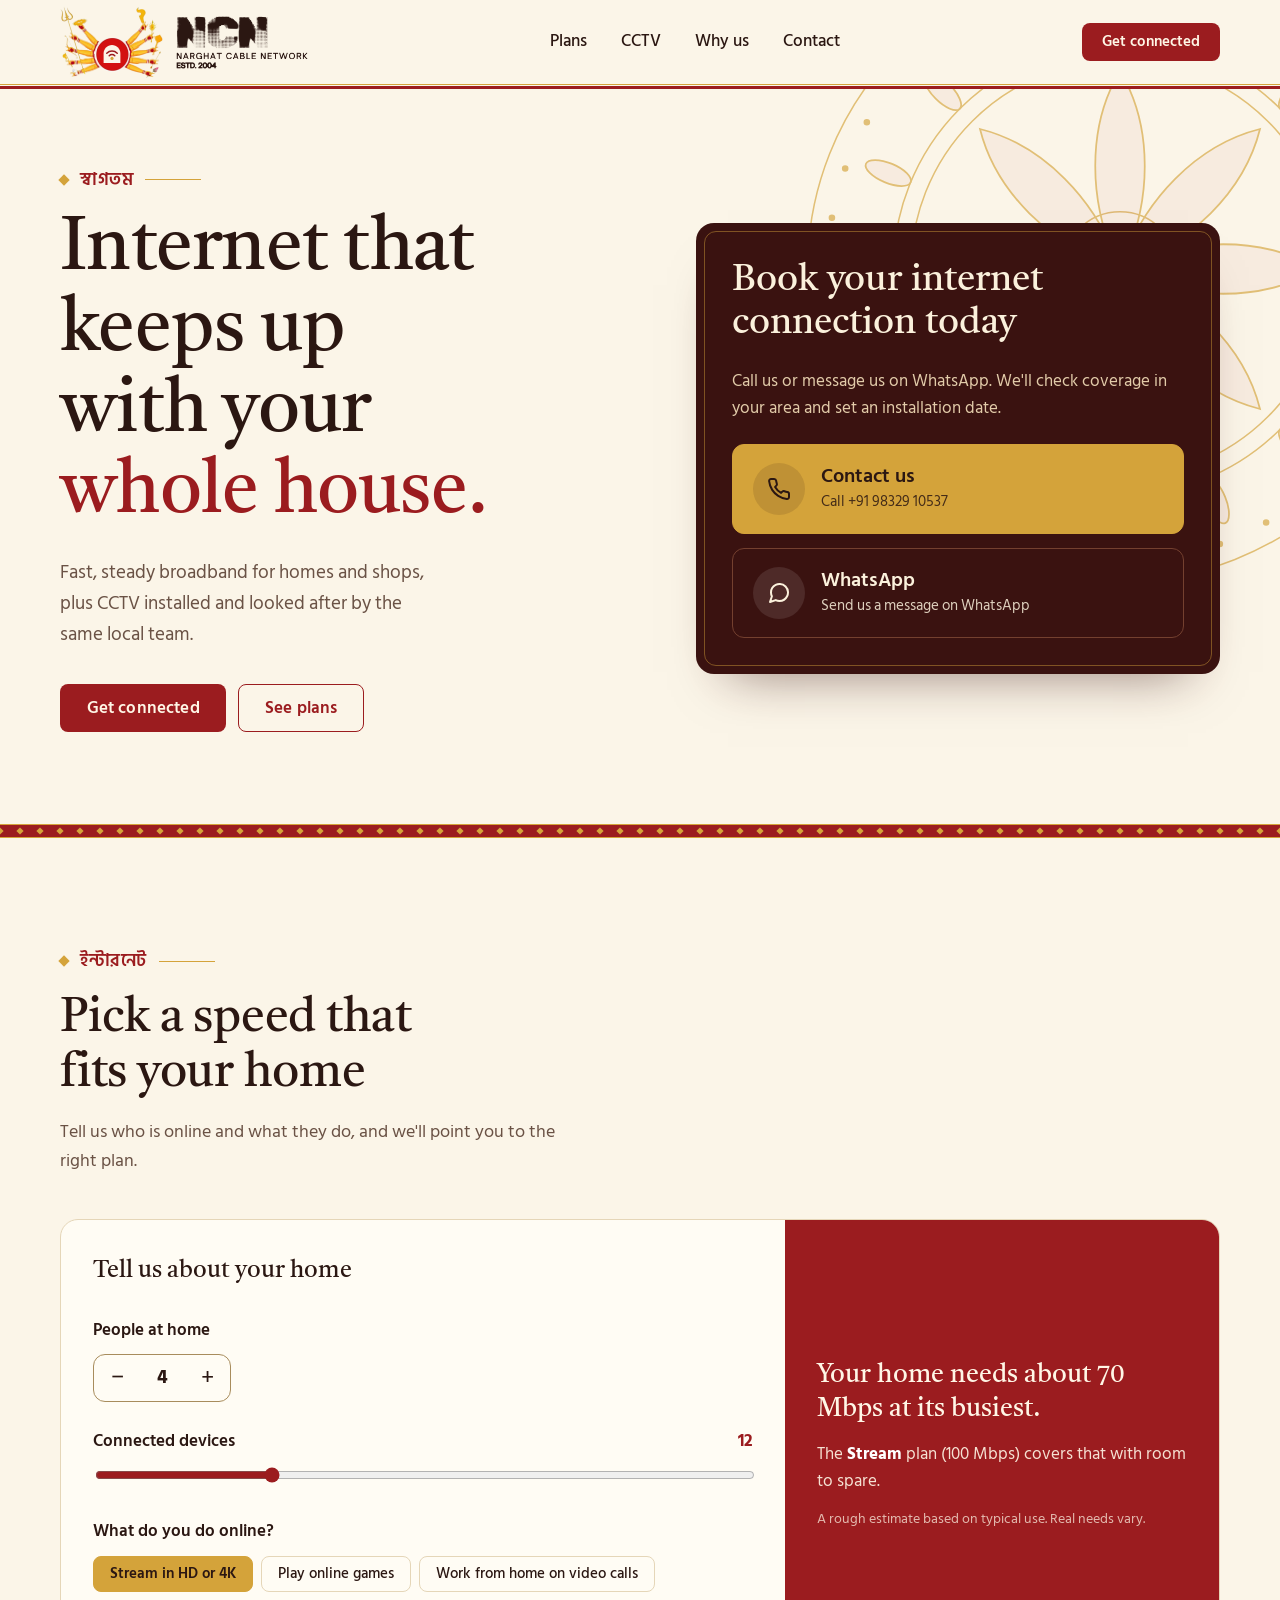
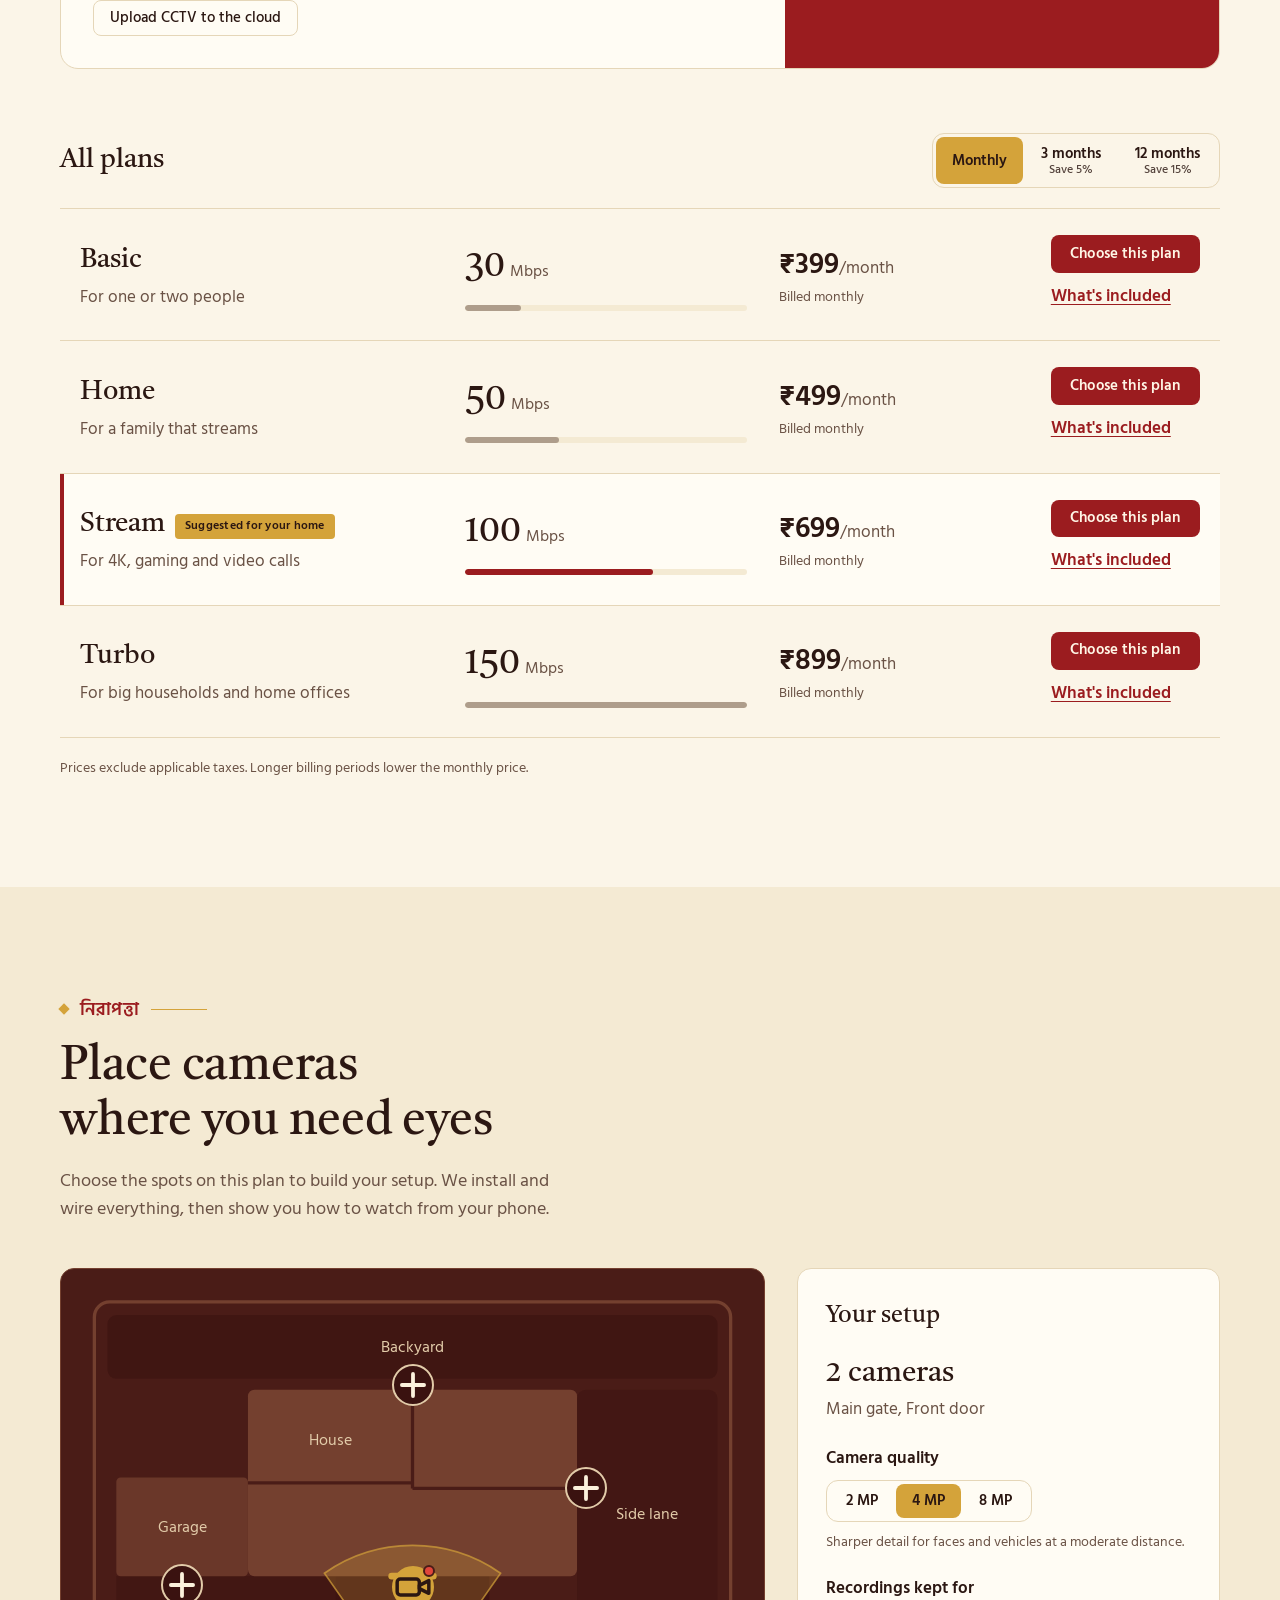
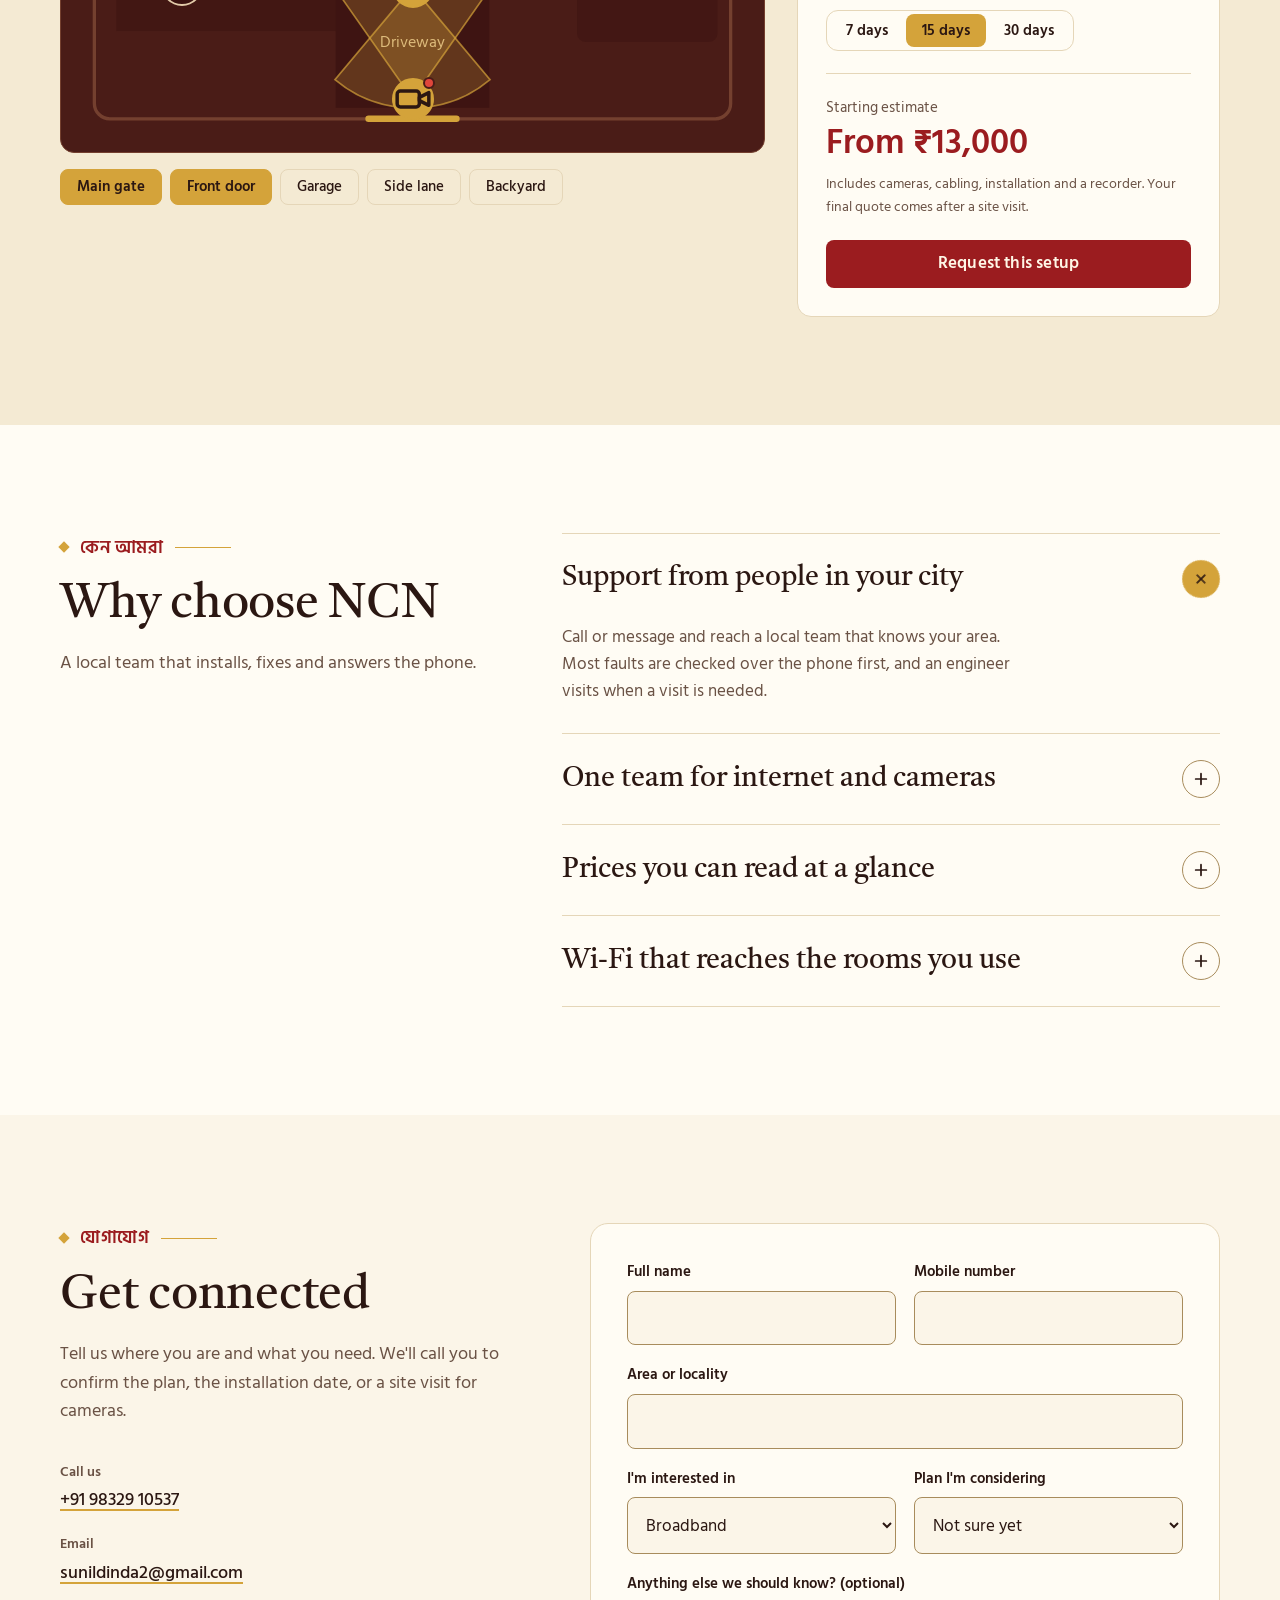
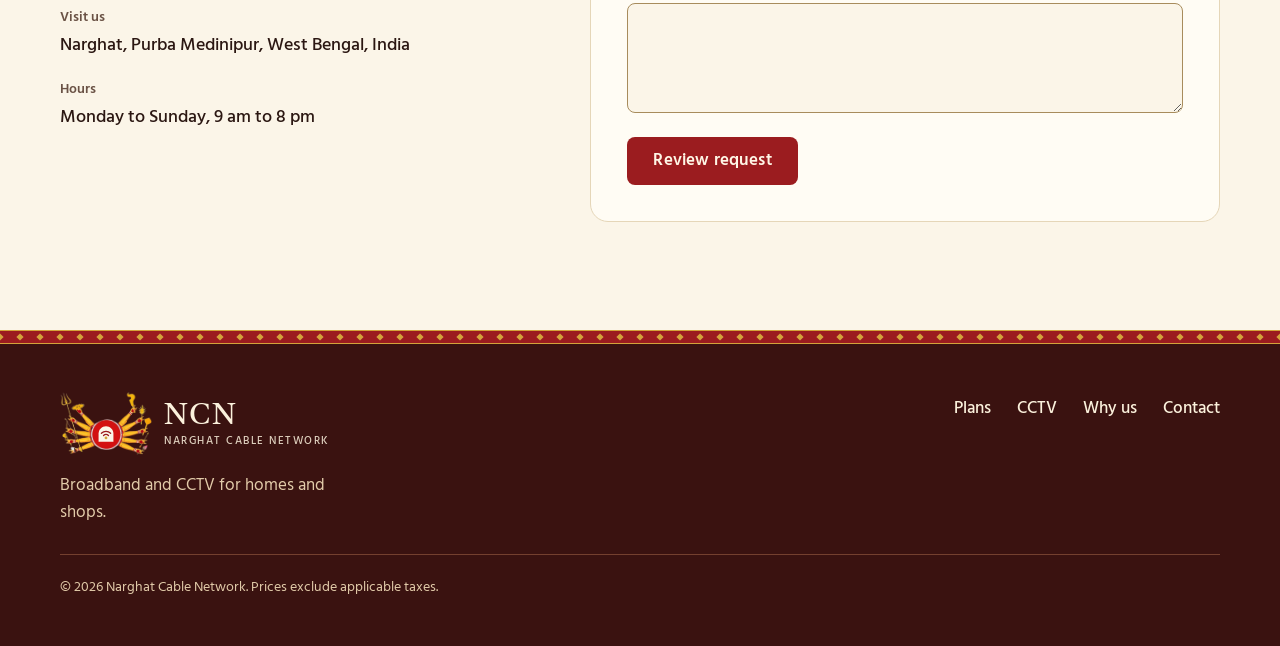
<file: index.html>
<!DOCTYPE html>
<html lang="en">
<head>
<meta charset="utf-8">
<meta name="viewport" content="width=device-width, initial-scale=1">
<title>NCN | Narghat Cable Network</title>
<meta name="description" content="Broadband plans for homes and shops, plus CCTV installed and looked after by the same local team.">
<link rel="preconnect" href="https://fonts.googleapis.com">
<link rel="preconnect" href="https://fonts.gstatic.com" crossorigin>
<meta name="theme-color" content="#9B1C1F">
<link href="https://fonts.googleapis.com/css2?family=Hind+Siliguri:wght@400;500;600;700&family=Tiro+Bangla&display=swap" rel="stylesheet">
<style>
:root{
  /* Ivory (tant cotton), lal-paar red, gold zari */
  --bg:#FBF5E8; --surface:#FFFCF4; --surface-2:#F4EAD3;
  --text:#2B1712; --muted:#6A5245; --line:#E5D6B8; --field-line:#A88C5C;
  --brand:#9B1C1F; --brand-text:#9B1C1F;
  --accent:#D4A33A; --on-accent:#2B1712;
  --alert:#E0463B; --err:#B3261E;
  --night:#3A1210; --night-2:#4A1C17; --night-line:#74402F;
  --night-text:#FBF1DC; --night-muted:#E2CBA9;
  --nav-bg:rgba(251,245,232,.93); --focus:#9B1C1F;
  --c-line:var(--line); --c-text:var(--text);
  --font-head:"Tiro Bangla","Noto Serif Bengali",Georgia,"Times New Roman",serif;
  --font-body:"Hind Siliguri",system-ui,-apple-system,"Segoe UI",Roboto,"Helvetica Neue",Arial,sans-serif;
  --r-sm:8px; --r-md:14px; --r-lg:18px;
  color-scheme:light;
}
@media (prefers-color-scheme: dark){
  :root:not([data-theme="light"]){
    --bg:#1B0F0C; --surface:#26150F; --surface-2:#33201A;
    --text:#F7EBD6; --muted:#CDB59A; --line:#4A3126; --field-line:#8A6E52;
    --brand:#A82127; --brand-text:#F0A48F; --err:#FF9A8C;
    --accent:#D9AA45;
    --night:#120A08; --night-2:#1F110D; --night-line:#4D3227;
    --night-text:#F7EBD6; --night-muted:#CDB59A;
    --nav-bg:rgba(27,15,12,.93); --focus:#D9AA45;
    color-scheme:dark;
  }
}
:root[data-theme="dark"]{
  --bg:#1B0F0C; --surface:#26150F; --surface-2:#33201A;
  --text:#F7EBD6; --muted:#CDB59A; --line:#4A3126; --field-line:#8A6E52;
  --brand:#A82127; --brand-text:#F0A48F; --err:#FF9A8C;
  --accent:#D9AA45;
  --night:#120A08; --night-2:#1F110D; --night-line:#4D3227;
  --night-text:#F7EBD6; --night-muted:#CDB59A;
  --nav-bg:rgba(27,15,12,.93); --focus:#D9AA45;
  color-scheme:dark;
}

*,*::before,*::after{box-sizing:border-box}
html{scroll-behavior:smooth;-webkit-text-size-adjust:100%}
body{
  margin:0;background:var(--bg);color:var(--text);
  font-family:var(--font-body);font-size:1.0625rem;line-height:1.6;
}
svg{display:block;max-width:100%}
h1,h2,h3,p,dl,dd{margin:0}
h1,h2,h3{font-family:var(--font-head);font-weight:400}
button,input,select,textarea{font:inherit;color:inherit}
a{color:inherit}
:focus-visible{outline:3px solid var(--focus);outline-offset:3px;border-radius:6px}
.book :focus-visible,.map :focus-visible,.foot :focus-visible,.finder-result :focus-visible{outline-color:var(--accent)}
.wrap{width:min(1160px,100% - 40px);margin-inline:auto}
[hidden]{display:none !important}
.sr-only{position:absolute;width:1px;height:1px;overflow:hidden;clip:rect(0 0 0 0);white-space:nowrap}
.skip{position:absolute;left:-999px;top:8px;background:var(--accent);color:var(--on-accent);padding:.6rem 1rem;border-radius:8px;z-index:100;font-weight:700}
.skip:focus{left:12px}
section[id]{scroll-margin-top:94px}

/* Small ornaments */
.eyebrow{display:flex;align-items:center;gap:12px;color:var(--brand-text);font-weight:600;font-size:1.05rem;letter-spacing:.03em;margin-bottom:16px}
.eyebrow::before{content:"";flex:none;width:8px;height:8px;background:var(--accent);transform:rotate(45deg)}
.eyebrow::after{content:"";width:44px;height:1px;background:var(--accent)}
/* Saree-border (paar) divider: red band, gold hairlines, tiny gold diamonds */
.paar{height:14px;background:var(--brand) url("data:image/svg+xml,%3Csvg xmlns='http://www.w3.org/2000/svg' width='20' height='12' viewBox='0 0 20 12'%3E%3Cpath d='M10 2.4 13.6 6 10 9.6 6.4 6z' fill='%23D4A33A'/%3E%3C/svg%3E") repeat-x center;border-top:1px solid var(--accent);border-bottom:1px solid var(--accent)}

/* Buttons */
.btn{display:inline-flex;align-items:center;justify-content:center;gap:.5rem;padding:.85rem 1.6rem;border-radius:var(--r-sm);font-weight:600;letter-spacing:.01em;border:1.5px solid transparent;cursor:pointer;text-decoration:none;line-height:1.1;transition:transform .15s ease,background-color .15s ease,filter .15s ease}
.btn:hover{transform:translateY(-1px)}
.btn[disabled]{opacity:.5;cursor:not-allowed;transform:none}
.btn-sm{padding:.6rem 1.15rem;font-size:.95rem}
.btn-accent{background:var(--accent);color:var(--on-accent)}
.btn-brand{background:var(--brand);color:#FFF6E6}
.btn-brand:hover{filter:brightness(.9)}
.btn-ghost-dark{border-color:var(--brand-text);color:var(--brand-text);background:transparent}
.btn-ghost-dark:hover{background:var(--surface-2)}
.link-btn{background:none;border:0;padding:.25rem 0;font-weight:600;text-decoration:underline;text-underline-offset:3px;cursor:pointer;color:var(--brand-text)}

/* Chips and segmented controls */
.chips{display:flex;flex-wrap:wrap;gap:8px}
.chip{border:1.5px solid var(--c-line);color:var(--c-text);background:transparent;padding:.5rem 1rem;border-radius:var(--r-sm);cursor:pointer;font-weight:500;font-size:.95rem;line-height:1.2}
.chip[aria-pressed="true"]{background:var(--accent);border-color:var(--accent);color:var(--on-accent);font-weight:600}
.seg{display:inline-flex;flex-wrap:wrap;border:1.5px solid var(--c-line);border-radius:12px;padding:3px;gap:2px}
.seg button{border:0;background:transparent;color:var(--c-text);padding:.5rem 1rem;border-radius:var(--r-sm);cursor:pointer;font-weight:600;font-size:.95rem;line-height:1.15}
.seg button small{display:block;font-weight:500;font-size:.75rem;opacity:.8}
.seg button[aria-pressed="true"]{background:var(--accent);color:var(--on-accent)}

/* Nav */
.nav{position:sticky;top:0;z-index:50;background:var(--nav-bg);backdrop-filter:blur(10px);-webkit-backdrop-filter:blur(10px)}
.nav::after{content:"";display:block;height:5px;background:linear-gradient(to bottom,var(--accent) 0 1px,transparent 1px 2px,var(--brand) 2px 100%)}
.nav-in{display:flex;align-items:center;justify-content:space-between;height:84px;gap:16px}
.brand{display:flex;align-items:center;gap:12px;text-decoration:none}
.brand-text{display:flex;flex-direction:column;line-height:1}
.brand-name{font-family:var(--font-head);font-size:1.6rem;letter-spacing:.04em}
.brand-sub{font-size:.68rem;font-weight:500;letter-spacing:.14em;text-transform:uppercase;opacity:.75;margin-top:5px;white-space:nowrap}
.nav-links{display:flex;gap:34px;list-style:none;margin:0;padding:0}
.nav-links a{text-decoration:none;font-weight:500;padding:.4rem 0;border-bottom:2px solid transparent}
.nav-links a:hover{border-bottom-color:var(--accent)}
.nav-right{display:flex;align-items:center;gap:10px}
.menu-btn{display:none;width:44px;height:44px;border-radius:10px;border:1.5px solid var(--line);background:transparent;cursor:pointer;place-items:center}
.mobile-menu{display:none;border-top:1px solid var(--line);padding:6px 0 18px}
.mobile-menu.open{display:block}
.mobile-menu a{display:block;padding:.85rem 0;font-family:var(--font-head);font-size:1.25rem;text-decoration:none;border-bottom:1px solid var(--line)}

/* Hero */
.hero{position:relative;overflow:hidden;background:var(--bg)}
.hero-alpona{position:absolute;right:-170px;top:-150px;width:660px;opacity:.65;pointer-events:none}
.hero-alpona circle{fill:none;stroke:var(--accent);stroke-width:1.4}
.hero-alpona use{fill:var(--brand);fill-opacity:.07;stroke:var(--accent);stroke-width:1.6}
.hero-alpona .dots{stroke-width:6;stroke-dasharray:0 46.43;stroke-linecap:round}
.hero-grid{position:relative;display:grid;grid-template-columns:minmax(0,1.05fr) minmax(0,.95fr);gap:56px;align-items:center;padding:76px 0 92px}
.hero h1{font-size:clamp(2.5rem,5.8vw,4.6rem);line-height:1.1;letter-spacing:-.01em;text-wrap:balance}
.hero h1 em{font-style:normal;color:var(--brand-text)}
.lead{margin-top:24px;font-size:1.2rem;color:var(--muted);max-width:38ch}
.hero-cta{display:flex;flex-wrap:wrap;gap:12px;margin-top:34px}

/* Booking panel */
.book{position:relative;background:var(--night);color:var(--night-text);border-radius:var(--r-lg);padding:36px;box-shadow:0 30px 50px -32px rgba(58,18,16,.55);display:grid;gap:22px}
.book::before{content:"";position:absolute;inset:8px;border:1px solid rgba(212,163,58,.45);border-radius:calc(var(--r-lg) - 6px);pointer-events:none}
.book h2{font-size:clamp(1.7rem,3vw,2.3rem);line-height:1.18;text-wrap:balance}
.book .sub{color:var(--night-muted)}
.book-opts{display:grid;gap:14px}
.opt{display:flex;align-items:center;gap:16px;padding:18px 20px;border-radius:12px;text-decoration:none;border:1.5px solid var(--night-line);transition:transform .15s ease,background-color .15s ease}
.opt:hover{transform:translateY(-2px)}
.opt-ico{flex:none;width:52px;height:52px;border-radius:50%;display:grid;place-items:center;background:rgba(255,255,255,.1)}
.opt strong{display:block;font-size:1.25rem;font-weight:600;line-height:1.2}
.opt-d{display:block;font-size:.95rem;opacity:.85;margin-top:2px}
.opt-call{background:var(--accent);color:var(--on-accent);border-color:var(--accent)}
.opt-call .opt-ico{background:rgba(43,23,18,.12)}
.opt-wa{color:var(--night-text)}
.opt-wa:hover{background:rgba(255,255,255,.07)}

/* Sections */
.sec{padding:clamp(64px,9vw,108px) 0}
.sec-head{max-width:660px;margin-bottom:44px}
.sec-head h2{font-size:clamp(2rem,4.2vw,3rem);line-height:1.15;letter-spacing:-.005em;text-wrap:balance}
.sec-head p{margin-top:16px;color:var(--muted);font-size:1.12rem;max-width:52ch}

/* Finder */
.finder{display:grid;grid-template-columns:minmax(0,1.25fr) minmax(0,.75fr);background:var(--surface);border:1px solid var(--line);border-radius:var(--r-lg);overflow:hidden}
.finder-controls{padding:32px;display:grid;gap:26px;align-content:start}
.finder-controls h3{font-size:1.5rem}
.ctl-label{display:flex;justify-content:space-between;align-items:baseline;font-weight:600;margin-bottom:10px}
.ctl-label output{color:var(--brand-text);font-weight:700}
.stepper{display:inline-flex;align-items:center;border:1.5px solid var(--field-line);border-radius:12px}
.stepper button{width:46px;height:46px;border:0;background:none;font-size:1.5rem;cursor:pointer;border-radius:10px;line-height:1}
.stepper output{min-width:44px;text-align:center;font-weight:700;font-size:1.2rem}
input[type=range]{width:100%;accent-color:var(--brand-text)}
.finder-result{background:var(--brand);color:#FFF6E6;padding:32px;display:flex;flex-direction:column;justify-content:center;gap:14px}
.fr-need{font-family:var(--font-head);font-size:1.65rem;line-height:1.3}
.fr-plan{color:rgba(255,246,230,.9)}
.fr-plan strong{color:#fff}
.fr-note{font-size:.85rem;color:rgba(255,246,230,.72)}

/* Plans */
.plans-head{display:flex;flex-wrap:wrap;align-items:center;justify-content:space-between;gap:16px;margin-top:64px}
.plans-head h3{font-size:1.7rem}
.plans{list-style:none;margin:20px 0 0;padding:0;border-top:1px solid var(--line)}
.plan{display:grid;grid-template-columns:minmax(0,1.25fr) minmax(0,1fr) minmax(0,.85fr) auto;gap:8px 32px;align-items:center;padding:26px 20px;border-bottom:1px solid var(--line)}
.plan.is-suggested{background:var(--surface);box-shadow:inset 4px 0 0 var(--brand-text)}
.plan-name{display:inline;font-size:1.7rem}
.plan-flag{display:inline-block;background:var(--accent);color:var(--on-accent);font-size:.78rem;font-weight:600;letter-spacing:.02em;padding:.15rem .65rem;border-radius:4px;margin-left:.6rem;vertical-align:middle}
.plan-tag{color:var(--muted);margin-top:2px}
.plan-mbps{font-size:1rem;color:var(--muted)}
.plan-mbps b{font-family:var(--font-head);font-size:2.3rem;font-weight:400;color:var(--text);margin-right:.3rem}
.bar{height:6px;border-radius:99px;background:var(--surface-2);margin-top:8px;overflow:hidden}
.bar i{display:block;height:100%;background:var(--muted);opacity:.5;border-radius:99px}
.is-suggested .bar i{background:var(--brand-text);opacity:1}
.amount{font-size:1.8rem;font-weight:600;font-variant-numeric:tabular-nums}
.per{color:var(--muted)}
.billed{display:block;color:var(--muted);font-size:.85rem}
.plan-actions{display:flex;flex-direction:column;align-items:flex-start;gap:6px}
.plan-details{grid-column:1/-1;padding-top:10px}
.plan-details ul{margin:0;padding-left:1.2rem;display:grid;gap:4px;color:var(--muted)}
.fine{margin-top:18px;color:var(--muted);font-size:.9rem}

/* CCTV: light section, the plan itself sits on a deep maroon panel */
.cctv{background:var(--surface-2)}
.cctv-grid{display:grid;grid-template-columns:minmax(0,1.25fr) minmax(0,.75fr);gap:32px;align-items:start}
.map{position:relative;aspect-ratio:640/440;border-radius:var(--r-md);overflow:hidden;background:var(--night-2);border:1px solid var(--night-line);color:var(--night-text)}
.map svg{position:absolute;inset:0;width:100%;height:100%}
.spots{position:absolute;inset:0}
.spot{position:absolute;width:42px;height:42px;transform:translate(-50%,-50%);border-radius:50%;border:2px solid var(--night-muted);background:var(--night);color:var(--night-text);display:grid;place-items:center;cursor:pointer;padding:0;transition:transform .15s ease,background-color .15s ease}
.spot:hover{transform:translate(-50%,-50%) scale(1.1)}
.spot .i-cam{display:none}
.spot[aria-pressed="true"]{background:var(--accent);border-color:var(--accent);color:var(--on-accent)}
.spot[aria-pressed="true"] .i-cam{display:block}
.spot[aria-pressed="true"] .i-plus{display:none}
.spot[aria-pressed="true"]::after{content:"";position:absolute;top:-3px;right:-3px;width:12px;height:12px;border-radius:50%;background:var(--alert);border:2px solid var(--night-2);animation:rec 1.8s ease-in-out infinite}
@keyframes rec{50%{opacity:.25}}
.cone{fill:var(--accent);fill-opacity:.24;stroke:var(--accent);stroke-opacity:.7;stroke-width:1.5;opacity:0;transition:opacity .25s ease}
.cone.on{opacity:1}
.spot-chips{margin-top:16px}
.setup{background:var(--surface);border:1px solid var(--line);border-radius:var(--r-md);padding:28px;display:grid;gap:22px}
.setup h3{font-size:1.5rem}
.setup-count{font-family:var(--font-head);font-size:1.8rem;line-height:1.2}
.setup-list{color:var(--muted);margin-top:4px}
.setup .ctl-label{margin-bottom:8px}
.hint{color:var(--muted);font-size:.9rem;margin-top:8px}
.estimate{border-top:1px solid var(--line);padding-top:20px}
.est-label{color:var(--muted);font-size:.95rem}
.est-amount{display:block;font-size:2.2rem;font-weight:600;font-variant-numeric:tabular-nums;line-height:1.2;color:var(--brand-text)}

/* Why */
.why{background:var(--surface)}
.why-grid{display:grid;grid-template-columns:minmax(0,.8fr) minmax(0,1.2fr);gap:64px;align-items:start}
.why-side{position:sticky;top:110px}
.why-side .sec-head{margin-bottom:0}
.acc-item{border-top:1px solid var(--line)}
.acc-item:last-child{border-bottom:1px solid var(--line)}
.acc-btn{display:flex;width:100%;justify-content:space-between;align-items:center;gap:16px;background:none;border:0;padding:26px 0;text-align:left;cursor:pointer;font-family:var(--font-head);font-weight:400;font-size:clamp(1.25rem,2.4vw,1.75rem);line-height:1.25}
.acc-ico{flex:none;width:38px;height:38px;border:1.5px solid var(--field-line);border-radius:50%;display:grid;place-items:center;transition:transform .25s ease,background-color .25s ease}
.acc-item.open .acc-ico{transform:rotate(45deg);background:var(--accent);border-color:var(--accent);color:var(--on-accent)}
.acc-panel{display:grid;grid-template-rows:0fr;visibility:hidden;transition:grid-template-rows .25s ease,visibility 0s .25s}
.acc-item.open .acc-panel{grid-template-rows:1fr;visibility:visible;transition:grid-template-rows .25s ease,visibility 0s}
.acc-panel>div{overflow:hidden;min-height:0}
.acc-panel p{padding:0 56px 28px 0;color:var(--muted);max-width:56ch}

/* Contact */
.contact-grid{display:grid;grid-template-columns:minmax(0,.85fr) minmax(0,1.15fr);gap:64px;align-items:start}
.contact-info .sec-head{margin-bottom:0}
.details{margin-top:34px;display:grid;gap:18px}
.details dt{font-size:.9rem;color:var(--muted);font-weight:600}
.details dd{margin-top:2px;font-size:1.15rem;font-weight:600}
.form-panel{background:var(--surface);border:1px solid var(--line);border-radius:var(--r-lg);padding:36px}
.fgrid{display:grid;grid-template-columns:1fr 1fr;gap:18px}
.field{display:grid;gap:6px;align-content:start}
.field.full{grid-column:1/-1}
.field label{font-weight:600;font-size:.95rem}
.field input,.field select,.field textarea{width:100%;padding:.8rem .9rem;border:1.5px solid var(--field-line);border-radius:var(--r-sm);background:var(--bg)}
.field textarea{min-height:110px;resize:vertical}
.field [aria-invalid="true"]{border-color:var(--err)}
.err{color:var(--err);font-size:.9rem;font-weight:600}
.form-actions{margin-top:24px}
.send-box h3{font-size:1.6rem}
.send-box>p{color:var(--muted);margin-top:6px}
.summary{margin-top:20px;padding:18px 20px;border:1.5px dashed var(--field-line);border-radius:12px;background:var(--bg);white-space:pre-wrap;word-break:break-word}
.send-actions{display:flex;flex-wrap:wrap;gap:10px;margin-top:20px}
.copy-note{margin-top:12px;color:var(--muted);font-size:.9rem;min-height:1.4em}

/* Footer */
.foot{background:var(--night);color:var(--night-text);padding:48px 0}
.foot-in{display:flex;flex-wrap:wrap;gap:28px 64px;justify-content:space-between;align-items:flex-start}
.foot p{color:var(--night-muted);margin-top:16px;max-width:34ch}
.foot nav{display:flex;flex-wrap:wrap;gap:8px 26px}
.foot nav a{text-decoration:none;font-weight:500}
.foot nav a:hover{text-decoration:underline;text-decoration-color:var(--accent);text-underline-offset:4px}
.foot .small{flex-basis:100%;max-width:none;font-size:.9rem;border-top:1px solid var(--night-line);padding-top:20px;margin-top:0}

@media (max-width:900px){
  .hero-grid,.cctv-grid,.why-grid,.contact-grid,.finder{grid-template-columns:1fr}
  .hero-grid{gap:40px;padding:48px 0 60px}
  .hero-alpona{width:420px;right:-160px;top:-120px;opacity:.45}
  .why-grid,.contact-grid{gap:36px}
  .why-side{position:static}
  .nav-links{display:none}
  .menu-btn{display:grid}
  .plan{grid-template-columns:1fr 1fr;padding:22px 14px}
  .plan-main,.plan-actions{grid-column:1/-1}
  .plan-actions{flex-direction:row;align-items:center;flex-wrap:wrap;gap:8px 18px}
  .finder-controls,.finder-result,.form-panel{padding:24px}
  .book{padding:28px 24px}
  .fgrid{grid-template-columns:1fr}
  .acc-panel p{padding-right:0}
}
@media (max-width:480px){
  .nav-in .emblem{width:80px}
  .nav-in .wordmark{width:120px}
  .nav-right .btn{display:none}
  .brand-sub{letter-spacing:.09em}
}
@media (prefers-reduced-motion:reduce){
  *,*::before,*::after{animation:none !important;transition:none !important;scroll-behavior:auto !important}
}

/* Polish pass */
::selection{background:var(--accent);color:var(--on-accent)}
.eyebrow{font-size:1.15rem}
.eyebrow::after{width:56px}
.plan:hover{background:var(--surface)}
.chip:hover{border-color:var(--field-line)}
.btn:active{transform:none}
.field input:focus,.field select:focus,.field textarea:focus{border-color:var(--brand-text)}
.details dd{font-weight:500}
.details dd a{text-decoration-color:var(--accent);text-decoration-thickness:2px;text-underline-offset:4px}
.details dd a:hover{color:var(--brand-text)}
.foot .brand-name{font-size:1.9rem}
.foot .brand-sub{opacity:.85}
.foot nav a{padding:.2rem 0}

/* Emblem: Durga's ten arms around the red disc, with the NCN logo set in the disc */
.emblem{position:relative;display:block;flex:none;width:104px;aspect-ratio:417/291}
.emblem-logo{position:absolute;left:50.13%;top:66.72%;width:19%;height:auto;transform:translate(-50%,-50%)}
.foot .emblem{width:92px}

/* Header wordmark: the NCN artwork used as a mask, so it takes the ink colour of the theme */
.wordmark{--wm:url("[data-uri]");display:block;flex:none;width:132px;aspect-ratio:1159/469;background:var(--text);-webkit-mask:var(--wm) center/contain no-repeat;mask:var(--wm) center/contain no-repeat}
@media (forced-colors:active){.wordmark{forced-color-adjust:none;background:CanvasText}}

/* Durga's arms: ten separate layers pivoting on the centre of the red disc, waving gently */
.emblem .arm,.emblem .disc{position:absolute;display:block;background-repeat:no-repeat;background-size:100% 100%;background-image:var(--img)}
.emblem .arm{animation:arm-wave 5.0s ease-in-out infinite alternate}
@keyframes arm-wave{from{transform:rotate(var(--from))}to{transform:rotate(var(--to))}}
.emblem .disc{--img:url("[data-uri]");left:33.333%;top:42.955%;width:34.053%;height:48.110%}
.emblem .a1{--img:url("[data-uri]");left:11.751%;top:17.526%;width:27.338%;height:38.488%;transform-origin:140.37% 127.82%;--from:-3.6deg;--to:3.6deg;animation-delay:0.00s}
.emblem .a2{--img:url("[data-uri]");left:0.480%;top:0.687%;width:36.211%;height:93.814%;transform-origin:137.10% 70.39%;--from:-3.2deg;--to:3.2deg;animation-delay:-0.32s}
.emblem .a3{--img:url("[data-uri]");left:4.317%;top:40.893%;width:30.216%;height:32.646%;transform-origin:151.60% 79.12%;--from:-2.8deg;--to:2.8deg;animation-delay:-0.64s}
.emblem .a4{--img:url("[data-uri]");left:2.398%;top:63.230%;width:32.614%;height:23.711%;transform-origin:146.34% 14.72%;--from:-3.2deg;--to:3.2deg;animation-delay:-0.96s}
.emblem .a5{--img:url("[data-uri]");left:8.393%;top:72.852%;width:39.089%;height:25.430%;transform-origin:106.76% -24.11%;--from:-3.6deg;--to:3.6deg;animation-delay:-1.28s}
.emblem .r1{--img:url("[data-uri]");left:55.396%;top:1.375%;width:29.736%;height:54.639%;transform-origin:-17.73% 119.60%;--from:3.6deg;--to:-3.6deg;animation-delay:0.00s}
.emblem .r2{--img:url("[data-uri]");left:63.789%;top:18.557%;width:30.456%;height:44.674%;transform-origin:-44.87% 107.82%;--from:3.2deg;--to:-3.2deg;animation-delay:-0.32s}
.emblem .r3{--img:url("[data-uri]");left:65.947%;top:38.832%;width:33.573%;height:31.615%;transform-origin:-47.13% 88.22%;--from:2.8deg;--to:-2.8deg;animation-delay:-0.64s}
.emblem .r4{--img:url("[data-uri]");left:65.468%;top:62.887%;width:31.415%;height:25.086%;transform-origin:-48.84% 15.29%;--from:3.2deg;--to:-3.2deg;animation-delay:-0.96s}
.emblem .r5{--img:url("[data-uri]");left:52.998%;top:72.852%;width:42.446%;height:26.117%;transform-origin:-6.77% -23.47%;--from:3.6deg;--to:-3.6deg;animation-delay:-1.28s}
</style>
</head>
<body>
<a class="skip" href="#main">Skip to content</a>

<header class="nav">
  <div class="wrap nav-in">
    <a class="brand" href="#top" aria-label="NCN, Narghat Cable Network, established 2004. Home">
      <span class="emblem" aria-hidden="true"><i class="arm a5"></i><i class="arm a4"></i><i class="arm a3"></i><i class="arm a1"></i><i class="arm a2"></i><i class="arm r1"></i><i class="arm r2"></i><i class="arm r3"></i><i class="arm r4"></i><i class="arm r5"></i><i class="disc"></i>
        <svg class="emblem-logo" viewBox="0 0 40 40">
          <path d="M3 38V19C3 9.6 10.6 2 20 2s17 7.6 17 17v19z" fill="#FBF5E8"/>
          <path d="M14.34 23.34A8 8 0 0 1 25.66 23.34" fill="none" stroke="#9B1C1F" stroke-width="3" stroke-linecap="round"/>
          <path d="M9.4 18.4A15 15 0 0 1 30.6 18.4" fill="none" stroke="#9B1C1F" stroke-width="3" stroke-linecap="round"/>
          <circle cx="20" cy="29" r="3.2" fill="#D4A33A"/>
        </svg>
      </span>
      <span class="wordmark" aria-hidden="true"></span>
    </a>
    <nav aria-label="Main">
      <ul class="nav-links">
        <li><a href="#plans">Plans</a></li>
        <li><a href="#cctv">CCTV</a></li>
        <li><a href="#why">Why us</a></li>
        <li><a href="#contact">Contact</a></li>
      </ul>
    </nav>
    <div class="nav-right">
      <a class="btn btn-brand btn-sm" href="#contact">Get connected</a>
      <button class="menu-btn" id="menuBtn" aria-expanded="false" aria-controls="mobileMenu" aria-label="Menu">
        <svg width="20" height="20" viewBox="0 0 24 24" fill="none" stroke="currentColor" stroke-width="2.2" stroke-linecap="round"><path d="M4 7h16M4 12h16M4 17h16"/></svg>
      </button>
    </div>
  </div>
  <div class="mobile-menu" id="mobileMenu">
    <div class="wrap">
      <a href="#plans">Plans</a>
      <a href="#cctv">CCTV</a>
      <a href="#why">Why us</a>
      <a href="#contact">Contact</a>
    </div>
  </div>
</header>

<main id="main">
<section class="hero" id="top">
  <svg class="hero-alpona" viewBox="0 0 600 600" aria-hidden="true"><defs><path id="alp-petal" d="M300 300C270 240 270 170 300 120C330 170 330 240 300 300Z"/><ellipse id="alp-leaf" cx="300" cy="72" rx="9" ry="22"/></defs><circle cx="300" cy="300" r="26"/><circle cx="300" cy="300" r="52"/><use href="#alp-petal" transform="rotate(0 300 300)"/><use href="#alp-petal" transform="rotate(45 300 300)"/><use href="#alp-petal" transform="rotate(90 300 300)"/><use href="#alp-petal" transform="rotate(135 300 300)"/><use href="#alp-petal" transform="rotate(180 300 300)"/><use href="#alp-petal" transform="rotate(225 300 300)"/><use href="#alp-petal" transform="rotate(270 300 300)"/><use href="#alp-petal" transform="rotate(315 300 300)"/><circle cx="300" cy="300" r="190"/><circle cx="300" cy="300" r="206"/><use href="#alp-leaf" transform="rotate(0.0 300 300)"/><use href="#alp-leaf" transform="rotate(22.5 300 300)"/><use href="#alp-leaf" transform="rotate(45.0 300 300)"/><use href="#alp-leaf" transform="rotate(67.5 300 300)"/><use href="#alp-leaf" transform="rotate(90.0 300 300)"/><use href="#alp-leaf" transform="rotate(112.5 300 300)"/><use href="#alp-leaf" transform="rotate(135.0 300 300)"/><use href="#alp-leaf" transform="rotate(157.5 300 300)"/><use href="#alp-leaf" transform="rotate(180.0 300 300)"/><use href="#alp-leaf" transform="rotate(202.5 300 300)"/><use href="#alp-leaf" transform="rotate(225.0 300 300)"/><use href="#alp-leaf" transform="rotate(247.5 300 300)"/><use href="#alp-leaf" transform="rotate(270.0 300 300)"/><use href="#alp-leaf" transform="rotate(292.5 300 300)"/><use href="#alp-leaf" transform="rotate(315.0 300 300)"/><use href="#alp-leaf" transform="rotate(337.5 300 300)"/><circle class="dots" cx="300" cy="300" r="266"/><circle cx="300" cy="300" r="284"/></svg>
  <div class="wrap hero-grid">
    <div class="hero-copy">
      <div class="eyebrow" lang="bn">স্বাগতম</div>
      <h1>Internet that keeps up with your <em>whole house.</em></h1>
      <p class="lead">Fast, steady broadband for homes and shops, plus CCTV installed and looked after by the same local team.</p>
      <div class="hero-cta">
        <a class="btn btn-brand" href="#contact">Get connected</a>
        <a class="btn btn-ghost-dark" href="#plans">See plans</a>
      </div>
    </div>

    <div class="book" id="book">
      <h2>Book your internet connection today</h2>
      <p class="sub">Call us or message us on WhatsApp. We'll check coverage in your area and set an installation date.</p>
      <div class="book-opts">
        <a class="opt opt-call" id="callLink" href="tel:+919832910537">
          <span class="opt-ico" aria-hidden="true"><svg width="24" height="24" viewBox="0 0 24 24" fill="none" stroke="currentColor" stroke-width="2" stroke-linecap="round" stroke-linejoin="round"><path d="M22 16.92v3a2 2 0 0 1-2.18 2 19.79 19.79 0 0 1-8.63-3.07 19.5 19.5 0 0 1-6-6 19.79 19.79 0 0 1-3.07-8.67A2 2 0 0 1 4.11 2h3a2 2 0 0 1 2 1.72 12.84 12.84 0 0 0 .7 2.81 2 2 0 0 1-.45 2.11L8.09 9.91a16 16 0 0 0 6 6l1.27-1.27a2 2 0 0 1 2.11-.45 12.84 12.84 0 0 0 2.81.7A2 2 0 0 1 22 16.92z"/></svg></span>
          <span><strong>Contact us</strong><span class="opt-d" id="callText">Call +91 98329 10537</span></span>
        </a>
        <a class="opt opt-wa" id="waLink" href="https://wa.me/919832910537" target="_blank" rel="noopener">
          <span class="opt-ico" aria-hidden="true"><svg width="24" height="24" viewBox="0 0 24 24" fill="none" stroke="currentColor" stroke-width="2" stroke-linecap="round" stroke-linejoin="round"><path d="M21 11.5a8.38 8.38 0 0 1-.9 3.8 8.5 8.5 0 0 1-7.6 4.7 8.38 8.38 0 0 1-3.8-.9L3 21l1.9-5.7a8.38 8.38 0 0 1-.9-3.8 8.5 8.5 0 0 1 4.7-7.6 8.38 8.38 0 0 1 3.8-.9h.5a8.48 8.48 0 0 1 8 8v.5z"/></svg></span>
          <span><strong>WhatsApp</strong><span class="opt-d">Send us a message on WhatsApp</span></span>
        </a>
      </div>
    </div>
  </div>
</section>

<div class="paar" aria-hidden="true"></div>

<section class="sec" id="plans">
  <div class="wrap">
    <header class="sec-head">
      <div class="eyebrow" lang="bn">ইন্টারনেট</div>
      <h2>Pick a speed that fits your home</h2>
      <p>Tell us who is online and what they do, and we'll point you to the right plan.</p>
    </header>

    <div class="finder">
      <div class="finder-controls">
        <h3>Tell us about your home</h3>
        <div>
          <span class="ctl-label" id="pplLabel">People at home</span>
          <div class="stepper" role="group" aria-labelledby="pplLabel">
            <button type="button" id="pplMinus" aria-label="Fewer people">&minus;</button>
            <output id="pplOut" aria-live="polite">4</output>
            <button type="button" id="pplPlus" aria-label="More people">+</button>
          </div>
        </div>
        <div>
          <label class="ctl-label" for="devRange"><span>Connected devices</span><output id="devOut" for="devRange">12</output></label>
          <input type="range" id="devRange" min="2" max="40" value="12">
        </div>
        <div>
          <span class="ctl-label" id="useLabel">What do you do online?</span>
          <div class="chips" role="group" aria-labelledby="useLabel" id="useChips"></div>
        </div>
      </div>
      <div class="finder-result" aria-live="polite">
        <p class="fr-need" id="frNeed"></p>
        <p class="fr-plan" id="frPlan"></p>
        <p class="fr-note">A rough estimate based on typical use. Real needs vary.</p>
      </div>
    </div>

    <div class="plans-head">
      <h3>All plans</h3>
      <div class="seg" role="group" aria-label="Billing period" id="billingSeg"></div>
    </div>
    <ul class="plans" id="planList"></ul>
    <p class="fine">Prices exclude applicable taxes. Longer billing periods lower the monthly price.</p>
  </div>
</section>

<section class="sec cctv" id="cctv">
  <div class="wrap">
    <header class="sec-head">
      <div class="eyebrow" lang="bn">নিরাপত্তা</div>
      <h2>Place cameras where you need eyes</h2>
      <p>Choose the spots on this plan to build your setup. We install and wire everything, then show you how to watch from your phone.</p>
    </header>
    <div class="cctv-grid">
      <div>
        <div class="map" id="map">
          <svg viewBox="0 0 640 440" role="img" aria-label="Top-down plan of a house and compound with five possible camera positions">
            <rect x="30" y="30" width="580" height="380" rx="14" fill="none" stroke="var(--night-line)" stroke-width="3"/>
            <rect x="42" y="42" width="556" height="58" rx="8" fill="var(--night)" opacity=".55"/>
            <rect x="470" y="110" width="128" height="230" rx="8" fill="var(--night)" opacity=".45"/>
            <rect x="250" y="280" width="140" height="120" fill="var(--night)" opacity=".7"/>
            <rect x="50" y="280" width="200" height="50" fill="var(--night)" opacity=".5"/>
            <rect x="170" y="110" width="300" height="170" rx="6" fill="var(--night-line)"/>
            <rect x="50" y="190" width="120" height="90" rx="4" fill="var(--night-line)" opacity=".75"/>
            <path d="M320 110v90M170 195h150M320 200h150" stroke="var(--night-2)" stroke-width="3" fill="none"/>
            <path d="M280 410h80" stroke="var(--accent)" stroke-width="6" stroke-linecap="round"/>
            <rect x="298" y="277" width="44" height="6" rx="3" fill="var(--accent)"/>
            <g fill="var(--night-muted)" font-size="15" font-family="inherit" text-anchor="middle">
              <text x="320" y="76">Backyard</text>
              <text x="245" y="160">House</text>
              <text x="110" y="240">Garage</text>
              <text x="534" y="228">Side lane</text>
              <text x="320" y="345">Driveway</text>
            </g>
            <g id="cones"></g>
          </svg>
          <div class="spots" id="spots"></div>
        </div>
        <div class="chips spot-chips" id="spotChips" role="group" aria-label="Camera spots"></div>
      </div>

      <div class="setup">
        <h3>Your setup</h3>
        <div aria-live="polite">
          <p class="setup-count" id="camCount"></p>
          <p class="setup-list" id="camList"></p>
        </div>
        <div>
          <span class="ctl-label" id="resLabel">Camera quality</span>
          <div class="seg" role="group" aria-labelledby="resLabel" id="resSeg"></div>
          <p class="hint" id="resHint"></p>
        </div>
        <div>
          <span class="ctl-label" id="stoLabel">Recordings kept for</span>
          <div class="seg" role="group" aria-labelledby="stoLabel" id="stoSeg"></div>
        </div>
        <div class="estimate">
          <span class="est-label">Starting estimate</span>
          <span class="est-amount" id="estimate"></span>
          <p class="hint">Includes cameras, cabling, installation and a recorder. Your final quote comes after a site visit.</p>
        </div>
        <button type="button" class="btn btn-brand" id="cctvRequest">Request this setup</button>
      </div>
    </div>
  </div>
</section>

<section class="sec why" id="why">
  <div class="wrap why-grid">
    <div class="why-side">
      <header class="sec-head">
        <div class="eyebrow" lang="bn">কেন আমরা</div>
        <h2>Why choose <span data-brand>NCN</span></h2>
        <p>A local team that installs, fixes and answers the phone.</p>
      </header>
    </div>
    <div class="acc" id="acc">
      <div class="acc-item open">
        <h3><button type="button" class="acc-btn" aria-expanded="true" aria-controls="acc-1" id="acc-h1">Support from people in your city<span class="acc-ico" aria-hidden="true"><svg width="16" height="16" viewBox="0 0 24 24" fill="none" stroke="currentColor" stroke-width="2.6" stroke-linecap="round"><path d="M12 4v16M4 12h16"/></svg></span></button></h3>
        <div class="acc-panel" id="acc-1" role="region" aria-labelledby="acc-h1"><div><p>Call or message and reach a local team that knows your area. Most faults are checked over the phone first, and an engineer visits when a visit is needed.</p></div></div>
      </div>
      <div class="acc-item">
        <h3><button type="button" class="acc-btn" aria-expanded="false" aria-controls="acc-2" id="acc-h2">One team for internet and cameras<span class="acc-ico" aria-hidden="true"><svg width="16" height="16" viewBox="0 0 24 24" fill="none" stroke="currentColor" stroke-width="2.6" stroke-linecap="round"><path d="M12 4v16M4 12h16"/></svg></span></button></h3>
        <div class="acc-panel" id="acc-2" role="region" aria-labelledby="acc-h2"><div><p>The same engineers set up your broadband and your CCTV, so you have one number to call and one place to ask questions.</p></div></div>
      </div>
      <div class="acc-item">
        <h3><button type="button" class="acc-btn" aria-expanded="false" aria-controls="acc-3" id="acc-h3">Prices you can read at a glance<span class="acc-ico" aria-hidden="true"><svg width="16" height="16" viewBox="0 0 24 24" fill="none" stroke="currentColor" stroke-width="2.6" stroke-linecap="round"><path d="M12 4v16M4 12h16"/></svg></span></button></h3>
        <div class="acc-panel" id="acc-3" role="region" aria-labelledby="acc-h3"><div><p>Every plan shows its monthly price and what comes with it. Installation charges are quoted before we start, not after.</p></div></div>
      </div>
      <div class="acc-item">
        <h3><button type="button" class="acc-btn" aria-expanded="false" aria-controls="acc-4" id="acc-h4">Wi-Fi that reaches the rooms you use<span class="acc-ico" aria-hidden="true"><svg width="16" height="16" viewBox="0 0 24 24" fill="none" stroke="currentColor" stroke-width="2.6" stroke-linecap="round"><path d="M12 4v16M4 12h16"/></svg></span></button></h3>
        <div class="acc-panel" id="acc-4" role="region" aria-labelledby="acc-h4"><div><p>During installation, the engineer places the router where the signal is strongest and checks speeds in the rooms you use most.</p></div></div>
      </div>
    </div>
  </div>
</section>

<section class="sec contact" id="contact">
  <div class="wrap contact-grid">
    <div class="contact-info">
      <header class="sec-head">
        <div class="eyebrow" lang="bn">যোগাযোগ</div>
        <h2>Get connected</h2>
        <p>Tell us where you are and what you need. We'll call you to confirm the plan, the installation date, or a site visit for cameras.</p>
      </header>
      <dl class="details">
        <div><dt>Call us</dt><dd><a id="phoneLink" href="#"></a></dd></div>
        <div><dt>Email</dt><dd><a id="emailLink" href="#"></a></dd></div>
        <div><dt>Visit us</dt><dd id="addrText"></dd></div>
        <div><dt>Hours</dt><dd id="hoursText"></dd></div>
      </dl>
    </div>

    <div class="form-panel">
      <form id="leadForm" novalidate>
        <div class="fgrid">
          <div class="field">
            <label for="fName">Full name</label>
            <input id="fName" type="text" autocomplete="name" aria-describedby="eName">
            <p class="err" id="eName" hidden>Enter your name.</p>
          </div>
          <div class="field">
            <label for="fPhone">Mobile number</label>
            <input id="fPhone" type="tel" inputmode="tel" autocomplete="tel" aria-describedby="ePhone">
            <p class="err" id="ePhone" hidden>Enter a 10-digit mobile number.</p>
          </div>
          <div class="field full">
            <label for="fArea">Area or locality</label>
            <input id="fArea" type="text" autocomplete="address-level2" aria-describedby="eArea">
            <p class="err" id="eArea" hidden>Enter your area so we can check coverage.</p>
          </div>
          <div class="field">
            <label for="fService">I'm interested in</label>
            <select id="fService">
              <option>Broadband</option>
              <option>CCTV</option>
              <option>Broadband and CCTV</option>
            </select>
          </div>
          <div class="field">
            <label for="fPlan">Plan I'm considering</label>
            <select id="fPlan"></select>
          </div>
          <div class="field full">
            <label for="fMsg">Anything else we should know? (optional)</label>
            <textarea id="fMsg"></textarea>
          </div>
        </div>
        <div class="form-actions"><button type="submit" class="btn btn-brand">Review request</button></div>
      </form>

      <div class="send-box" id="sendBox" hidden tabindex="-1">
        <h3>Send your request on WhatsApp</h3>
        <p>We opened WhatsApp with your details ready to send to our team. Press Send in WhatsApp to finish. If it did not open, use the button below.</p>
        <div class="summary" id="summaryText"></div>
        <div class="send-actions">
          <a class="btn btn-brand" id="sendWa" target="_blank" rel="noopener">Open WhatsApp</a>
          <button type="button" class="btn btn-ghost-dark" id="copyBtn">Copy text</button>
        </div>
        <p class="copy-note" id="copyNote" aria-live="polite"></p>
        <button type="button" class="link-btn" id="editBtn">Edit details</button>
      </div>
    </div>
  </div>
</section>
</main>

<div class="paar" aria-hidden="true"></div>
<footer class="foot">
  <div class="wrap foot-in">
    <div>
      <a class="brand" href="#top"><span class="emblem" aria-hidden="true"><i class="arm a5"></i><i class="arm a4"></i><i class="arm a3"></i><i class="arm a1"></i><i class="arm a2"></i><i class="arm r1"></i><i class="arm r2"></i><i class="arm r3"></i><i class="arm r4"></i><i class="arm r5"></i><i class="disc"></i>
        <svg class="emblem-logo" viewBox="0 0 40 40">
          <path d="M3 38V19C3 9.6 10.6 2 20 2s17 7.6 17 17v19z" fill="#FBF5E8"/>
          <path d="M14.34 23.34A8 8 0 0 1 25.66 23.34" fill="none" stroke="#9B1C1F" stroke-width="3" stroke-linecap="round"/>
          <path d="M9.4 18.4A15 15 0 0 1 30.6 18.4" fill="none" stroke="#9B1C1F" stroke-width="3" stroke-linecap="round"/>
          <circle cx="20" cy="29" r="3.2" fill="#D4A33A"/>
        </svg>
      </span><span class="brand-text"><span class="brand-name" data-brand>NCN</span><span class="brand-sub" data-fullname>Narghat Cable Network</span></span></a>
      <p>Broadband and CCTV for homes and shops.</p>
    </div>
    <nav aria-label="Footer">
      <a href="#plans">Plans</a><a href="#cctv">CCTV</a><a href="#why">Why us</a><a href="#contact">Contact</a>
    </nav>
    <p class="small">&copy; 2026 <span data-fullname>Narghat Cable Network</span>. Prices exclude applicable taxes.</p>
  </div>
</footer>

<script>
(() => {
  /* ---------- Edit this block to change brand, contact details, plans and prices ---------- */
  const CONFIG = {
    brand: 'NCN',
    fullName: 'Narghat Cable Network',
    currency: '\u20B9',
    phone: '+91 98329 10537',
    phoneHref: '+919832910537',
    whatsapp: '919832910537',
    email: 'sunildinda2@gmail.com',
    address: 'Narghat, Purba Medinipur, West Bengal, India',
    hours: 'Monday to Sunday, 9 am to 8 pm',
    plans: [
      { id: 'basic',  name: 'Basic',  speed: 30,  price: 399,  tag: 'For one or two people',
        features: ['Unlimited data', 'Wi-Fi router excluded', 'Comfortable for a few devices at once'] },
      { id: 'home',   name: 'Home',   speed: 50, price: 499,  tag: 'For a family that streams',
        features: ['Unlimited data', 'Wi-Fi router excluded', 'HD streaming on several screens', 'Video calls without stutter'] },
      { id: 'stream', name: 'Stream', speed: 100, price: 699,  tag: 'For 4K, gaming and video calls',
        features: ['Unlimited data', 'Dual-band Wi-Fi router', '4K streaming and calls at the same time'] },
      { id: 'turbo',  name: 'Turbo',  speed: 150, price: 899, tag: 'For big households and home offices',
        features: ['Unlimited data', 'Dual-band Wi-Fi router', 'Heavy downloads, gaming and a home office together'] }
    ],
    billing: [
      { id: 'm',  label: 'Monthly',   months: 1,  off: 0,    note: '' },
      { id: 'q',  label: '3 months',  months: 3,  off: 0.05, note: 'Save 5%' },
      { id: 'y',  label: '12 months', months: 12, off: 0.15, note: 'Save 15%' }
    ],
    cctv: {
      camera:   { 2: 2500, 4: 3500, 8: 5800 },
      recorder: { 7: 4500, 15: 6000, 30: 8500 }
    }
  };
  /* ---------------------------------------------------------------------------------------- */

  const $ = (s, r = document) => r.querySelector(s);
  const $$ = (s, r = document) => Array.from(r.querySelectorAll(s));
  const money = n => CONFIG.currency + Math.round(n).toLocaleString('en-IN');
  const reduceMotion = window.matchMedia('(prefers-reduced-motion: reduce)').matches;
  const scrollToEl = el => el.scrollIntoView({ behavior: reduceMotion ? 'auto' : 'smooth', block: 'start' });

  /* Brand and contact details */
  document.title = CONFIG.brand + ' | ' + CONFIG.fullName;
  $$('[data-brand]').forEach(el => { el.textContent = CONFIG.brand; });
  $$('[data-fullname]').forEach(el => { el.textContent = CONFIG.fullName; });
  const phoneLink = $('#phoneLink'); phoneLink.textContent = CONFIG.phone; phoneLink.href = 'tel:' + CONFIG.phoneHref;
  const emailLink = $('#emailLink'); emailLink.textContent = CONFIG.email; emailLink.href = 'mailto:' + CONFIG.email;
  $('#addrText').textContent = CONFIG.address;
  $('#hoursText').textContent = CONFIG.hours;

  /* Booking options in the hero */
  $('#callLink').href = 'tel:' + CONFIG.phoneHref;
  $('#callText').textContent = 'Call ' + CONFIG.phone;
  $('#waLink').href = 'https://wa.me/' + CONFIG.whatsapp + '?text=' +
    encodeURIComponent('Hello ' + CONFIG.brand + ', I would like to book an internet connection.');

  /* Mobile menu */
  const menuBtn = $('#menuBtn'), menu = $('#mobileMenu');
  menuBtn.addEventListener('click', () => {
    const open = menu.classList.toggle('open');
    menuBtn.setAttribute('aria-expanded', String(open));
  });
  $$('a', menu).forEach(a => a.addEventListener('click', () => {
    menu.classList.remove('open'); menuBtn.setAttribute('aria-expanded', 'false');
  }));

  /* ---------- Contact form refs (used by plans and CCTV too) ---------- */
  const form = $('#leadForm');
  const nameEl = $('#fName'), phoneEl = $('#fPhone'), areaEl = $('#fArea');
  const serviceEl = $('#fService'), planEl = $('#fPlan'), msgEl = $('#fMsg');
  planEl.innerHTML = '<option value="">Not sure yet</option>' +
    CONFIG.plans.map(p => '<option value="' + p.id + '">' + p.name + ' (' + p.speed + ' Mbps)</option>').join('');
  const syncPlan = () => { planEl.disabled = serviceEl.value === 'CCTV'; };
  serviceEl.addEventListener('change', syncPlan);
  syncPlan();
  const goToContact = () => {
    scrollToEl($('#contact'));
    setTimeout(() => nameEl.focus({ preventScroll: true }), reduceMotion ? 0 : 700);
  };

  /* ---------- Plan finder and plan list ---------- */
  const state = { people: 4, devices: 12, use: { stream: true, game: false, work: false, cams: false }, billing: CONFIG.billing[0] };
  const maxSpeed = Math.max.apply(null, CONFIG.plans.map(p => p.speed));

  const planList = $('#planList');
  CONFIG.plans.forEach(p => {
    const li = document.createElement('li');
    li.className = 'plan'; li.id = 'plan-' + p.id;
    li.innerHTML =
      '<div class="plan-main"><h3 class="plan-name">' + p.name + '</h3><span class="plan-flag" hidden>Suggested for your home</span>' +
      '<p class="plan-tag">' + p.tag + '</p></div>' +
      '<div class="plan-speed"><span class="plan-mbps"><b>' + p.speed + '</b>Mbps</span>' +
      '<div class="bar" aria-hidden="true"><i style="width:' + (p.speed / maxSpeed * 100) + '%"></i></div></div>' +
      '<div class="plan-price"><span class="amount"></span><span class="per">/month</span><span class="billed"></span></div>' +
      '<div class="plan-actions"><button type="button" class="btn btn-brand btn-sm choose">Choose this plan</button>' +
      '<button type="button" class="link-btn toggle" aria-expanded="false" aria-controls="det-' + p.id + '">What\'s included</button></div>' +
      '<div class="plan-details" id="det-' + p.id + '" hidden><ul>' + p.features.map(f => '<li>' + f + '</li>').join('') + '</ul></div>';
    planList.appendChild(li);
    p.el = li; p.flagEl = $('.plan-flag', li); p.amountEl = $('.amount', li); p.billedEl = $('.billed', li);
    const toggle = $('.toggle', li), det = $('.plan-details', li);
    toggle.addEventListener('click', () => {
      const open = toggle.getAttribute('aria-expanded') === 'true';
      toggle.setAttribute('aria-expanded', String(!open));
      det.hidden = open;
    });
    $('.choose', li).addEventListener('click', () => {
      serviceEl.value = 'Broadband'; syncPlan(); planEl.value = p.id; goToContact();
    });
  });

  const billingSeg = $('#billingSeg');
  CONFIG.billing.forEach(b => {
    const btn = document.createElement('button');
    btn.type = 'button';
    btn.innerHTML = b.label + (b.note ? '<small>' + b.note + '</small>' : '');
    btn.setAttribute('aria-pressed', String(b === state.billing));
    btn.addEventListener('click', () => {
      state.billing = b;
      $$('button', billingSeg).forEach(x => x.setAttribute('aria-pressed', 'false'));
      btn.setAttribute('aria-pressed', 'true');
      updatePrices();
    });
    billingSeg.appendChild(btn);
  });

  function updatePrices() {
    const b = state.billing;
    CONFIG.plans.forEach(p => {
      const per = p.price * (1 - b.off);
      p.amountEl.textContent = money(per);
      p.billedEl.textContent = b.months > 1 ? 'Billed ' + money(per * b.months) + ' every ' + b.months + ' months' : 'Billed monthly';
    });
  }

  const USES = [
    { key: 'stream', label: 'Stream in HD or 4K' },
    { key: 'game',   label: 'Play online games' },
    { key: 'work',   label: 'Work from home on video calls' },
    { key: 'cams',   label: 'Upload CCTV to the cloud' }
  ];
  const useChips = $('#useChips');
  USES.forEach(u => {
    const b = document.createElement('button');
    b.type = 'button'; b.className = 'chip'; b.textContent = u.label;
    b.setAttribute('aria-pressed', String(state.use[u.key]));
    b.addEventListener('click', () => {
      state.use[u.key] = !state.use[u.key];
      b.setAttribute('aria-pressed', String(state.use[u.key]));
      updateFinder();
    });
    useChips.appendChild(b);
  });

  function estimateNeed() {
    const p = state.people, d = state.devices, u = state.use;
    let n = p * 5 + d * 0.5;
    if (u.stream) n += Math.ceil(p / 2) * 15;
    if (u.game) n += 15;
    if (u.work) n += 8;
    if (u.cams) n += 8;
    return Math.max(10, Math.round(n * 1.25 / 5) * 5);
  }

  function updateFinder() {
    $('#pplOut').textContent = state.people;
    $('#devOut').textContent = state.devices;
    const need = estimateNeed();
    const plan = CONFIG.plans.find(p => p.speed >= need) || CONFIG.plans[CONFIG.plans.length - 1];
    const fits = plan.speed >= need;
    $('#frNeed').textContent = 'Your home needs about ' + need + ' Mbps at its busiest.';
    $('#frPlan').innerHTML = fits
      ? 'The <strong>' + plan.name + '</strong> plan (' + plan.speed + ' Mbps) covers that with room to spare.'
      : 'That is above our fastest plan, <strong>' + plan.name + '</strong> (' + plan.speed + ' Mbps). Get in touch and we will design something for you.';
    CONFIG.plans.forEach(p => {
      const on = p === plan;
      p.el.classList.toggle('is-suggested', on);
      p.flagEl.hidden = !on;
    });
  }

  $('#pplMinus').addEventListener('click', () => { state.people = Math.max(1, state.people - 1); updateFinder(); });
  $('#pplPlus').addEventListener('click',  () => { state.people = Math.min(10, state.people + 1); updateFinder(); });
  $('#devRange').addEventListener('input', e => { state.devices = +e.target.value; updateFinder(); });
  updatePrices();
  updateFinder();

  /* ---------- CCTV planner ---------- */
  const SPOTS = [
    { id: 'gate',   name: 'Main gate',  x: 320, y: 392, a: -90, s: 70,  r: 140 },
    { id: 'door',   name: 'Front door', x: 320, y: 290, a: 90,  s: 80,  r: 110 },
    { id: 'garage', name: 'Garage',     x: 110, y: 288, a: 90,  s: 80,  r: 100 },
    { id: 'side',   name: 'Side lane',  x: 478, y: 200, a: 0,   s: 90,  r: 110 },
    { id: 'yard',   name: 'Backyard',   x: 320, y: 106, a: -90, s: 100, r: 62 }
  ];
  const sel = new Set(['gate', 'door']);
  let res = 4, storage = 15;
  const RES_HINT = {
    2: 'Clear enough for close views like a door or gate.',
    4: 'Sharper detail for faces and vehicles at a moderate distance.',
    8: 'The widest, sharpest view, best for large open areas.'
  };
  const ICON_PLUS = '<svg class="i-plus" width="20" height="20" viewBox="0 0 24 24" fill="none" stroke="currentColor" stroke-width="2.4" stroke-linecap="round"><path d="M12 5v14M5 12h14"/></svg>';
  const ICON_CAM = '<svg class="i-cam" width="20" height="20" viewBox="0 0 24 24" fill="none" stroke="currentColor" stroke-width="2.2" stroke-linecap="round" stroke-linejoin="round"><path d="M4 7h10a2 2 0 0 1 2 2v6a2 2 0 0 1-2 2H4a2 2 0 0 1-2-2V9a2 2 0 0 1 2-2z"/><path d="M16 11l6-3v8l-6-3z"/></svg>';

  function conePath(s) {
    const rad = d => d * Math.PI / 180;
    const a1 = rad(s.a - s.s / 2), a2 = rad(s.a + s.s / 2);
    const x1 = s.x + s.r * Math.cos(a1), y1 = s.y + s.r * Math.sin(a1);
    const x2 = s.x + s.r * Math.cos(a2), y2 = s.y + s.r * Math.sin(a2);
    return 'M' + s.x + ' ' + s.y + 'L' + x1.toFixed(1) + ' ' + y1.toFixed(1) +
      'A' + s.r + ' ' + s.r + ' 0 0 1 ' + x2.toFixed(1) + ' ' + y2.toFixed(1) + 'Z';
  }
  function toggleSpot(id) {
    if (sel.has(id)) sel.delete(id); else sel.add(id);
    updateCctv();
  }

  const spotsEl = $('#spots'), conesEl = $('#cones'), spotChips = $('#spotChips');
  SPOTS.forEach(s => {
    const b = document.createElement('button');
    b.type = 'button'; b.className = 'spot';
    b.style.left = (s.x / 640 * 100) + '%'; b.style.top = (s.y / 440 * 100) + '%';
    b.setAttribute('aria-label', s.name + ' camera'); b.setAttribute('aria-pressed', 'false');
    b.innerHTML = ICON_PLUS + ICON_CAM;
    b.addEventListener('click', () => toggleSpot(s.id));
    spotsEl.appendChild(b); s.btn = b;

    const c = document.createElement('button');
    c.type = 'button'; c.className = 'chip'; c.textContent = s.name; c.setAttribute('aria-pressed', 'false');
    c.addEventListener('click', () => toggleSpot(s.id));
    spotChips.appendChild(c); s.chip = c;

    const path = document.createElementNS('http://www.w3.org/2000/svg', 'path');
    path.setAttribute('class', 'cone'); path.setAttribute('d', conePath(s));
    conesEl.appendChild(path); s.cone = path;
  });

  function buildSeg(el, values, format, current, onPick) {
    values.forEach(v => {
      const b = document.createElement('button');
      b.type = 'button'; b.textContent = format(v); b.setAttribute('aria-pressed', String(v === current));
      b.addEventListener('click', () => {
        $$('button', el).forEach(x => x.setAttribute('aria-pressed', 'false'));
        b.setAttribute('aria-pressed', 'true');
        onPick(v);
      });
      el.appendChild(b);
    });
  }
  buildSeg($('#resSeg'), [2, 4, 8], v => v + ' MP', res, v => { res = v; updateCctv(); });
  buildSeg($('#stoSeg'), [7, 15, 30], v => v + ' days', storage, v => { storage = v; updateCctv(); });

  function cctvSummary() {
    const names = SPOTS.filter(s => sel.has(s.id)).map(s => s.name);
    const total = names.length * CONFIG.cctv.camera[res] + CONFIG.cctv.recorder[storage];
    return { names, total };
  }

  function updateCctv() {
    SPOTS.forEach(s => {
      const on = sel.has(s.id);
      s.btn.setAttribute('aria-pressed', String(on));
      s.chip.setAttribute('aria-pressed', String(on));
      s.cone.classList.toggle('on', on);
    });
    const { names, total } = cctvSummary();
    const n = names.length;
    $('#camCount').textContent = n === 0 ? 'No cameras yet' : n + (n === 1 ? ' camera' : ' cameras');
    $('#camList').textContent = n === 0 ? 'Choose a spot on the plan to place your first camera.' : names.join(', ');
    $('#estimate').textContent = n === 0 ? '\u2014' : 'From ' + money(total);
    $('#resHint').textContent = RES_HINT[res];
    $('#cctvRequest').disabled = n === 0;
  }
  updateCctv();

  $('#cctvRequest').addEventListener('click', () => {
    const { names, total } = cctvSummary();
    if (!names.length) return;
    serviceEl.value = 'CCTV'; syncPlan();
    msgEl.value = 'CCTV setup: ' + names.length + (names.length === 1 ? ' camera' : ' cameras') + ' (' + names.join(', ') + '), ' +
      res + ' MP, recordings kept for ' + storage + ' days. Estimate ' + money(total) + '.';
    showForm();
    goToContact();
  });

  /* ---------- Why choose us accordion ---------- */
  $$('.acc-item').forEach(item => {
    const btn = $('.acc-btn', item);
    btn.addEventListener('click', () => {
      const wasOpen = item.classList.contains('open');
      $$('.acc-item').forEach(i => { i.classList.remove('open'); $('.acc-btn', i).setAttribute('aria-expanded', 'false'); });
      if (!wasOpen) { item.classList.add('open'); btn.setAttribute('aria-expanded', 'true'); }
    });
  });

  /* ---------- Contact form ---------- */
  const sendBox = $('#sendBox');
  const showForm = () => { sendBox.hidden = true; form.hidden = false; };

  function setError(input, errEl, bad) {
    errEl.hidden = !bad;
    input.setAttribute('aria-invalid', String(bad));
    return !bad;
  }
  function validate() {
    const okName = setError(nameEl, $('#eName'), nameEl.value.trim().length < 2);
    const digits = phoneEl.value.replace(/\D/g, '');
    const okPhone = setError(phoneEl, $('#ePhone'), digits.length < 10 || digits.length > 13);
    const okArea = setError(areaEl, $('#eArea'), areaEl.value.trim().length < 2);
    if (!okName) nameEl.focus(); else if (!okPhone) phoneEl.focus(); else if (!okArea) areaEl.focus();
    return okName && okPhone && okArea;
  }
  function buildMessage() {
    const plan = CONFIG.plans.find(p => p.id === planEl.value);
    const lines = [
      'Hello ' + CONFIG.brand + ', I would like to get connected.', '',
      'Name: ' + nameEl.value.trim(),
      'Phone: ' + phoneEl.value.trim(),
      'Area: ' + areaEl.value.trim(),
      'Interested in: ' + serviceEl.value
    ];
    if (plan && !planEl.disabled) lines.push('Plan: ' + plan.name + ' (' + plan.speed + ' Mbps)');
    if (msgEl.value.trim()) lines.push('Notes: ' + msgEl.value.trim());
    return lines.join('\n');
  }

  let currentMsg = '';

  // Opens a WhatsApp chat with CONFIG.whatsapp and the customer's details already typed in.
  function openWhatsApp(url) {
    const w = window.open(url, '_blank');
    if (w) { try { w.opener = null; } catch (err) { /* ignore */ } }
    else { window.location.href = url; }
  }

  form.addEventListener('submit', e => {
    e.preventDefault();
    if (!validate()) return;
    currentMsg = buildMessage();
    const url = 'https://wa.me/' + CONFIG.whatsapp + '?text=' + encodeURIComponent(currentMsg);
    $('#summaryText').textContent = currentMsg;
    $('#sendWa').href = url;
    $('#copyNote').textContent = '';
    form.hidden = true; sendBox.hidden = false;
    sendBox.focus();
    openWhatsApp(url);
  });
  $('#editBtn').addEventListener('click', () => { showForm(); nameEl.focus(); });
  $('#copyBtn').addEventListener('click', async () => {
    const note = $('#copyNote');
    try {
      await navigator.clipboard.writeText(currentMsg);
      note.textContent = 'Copied. Paste it into any chat or email.';
    } catch (err) {
      const range = document.createRange(); range.selectNodeContents($('#summaryText'));
      const selection = window.getSelection(); selection.removeAllRanges(); selection.addRange(range);
      note.textContent = 'Your browser blocked copying. The text is selected, so press Ctrl+C or long-press to copy.';
    }
  });
  [nameEl, phoneEl, areaEl].forEach(el => el.addEventListener('input', () => {
    el.setAttribute('aria-invalid', 'false');
    const err = document.getElementById(el.getAttribute('aria-describedby'));
    if (err) err.hidden = true;
  }));
})();
</script>
</body>
</html>
</file>
